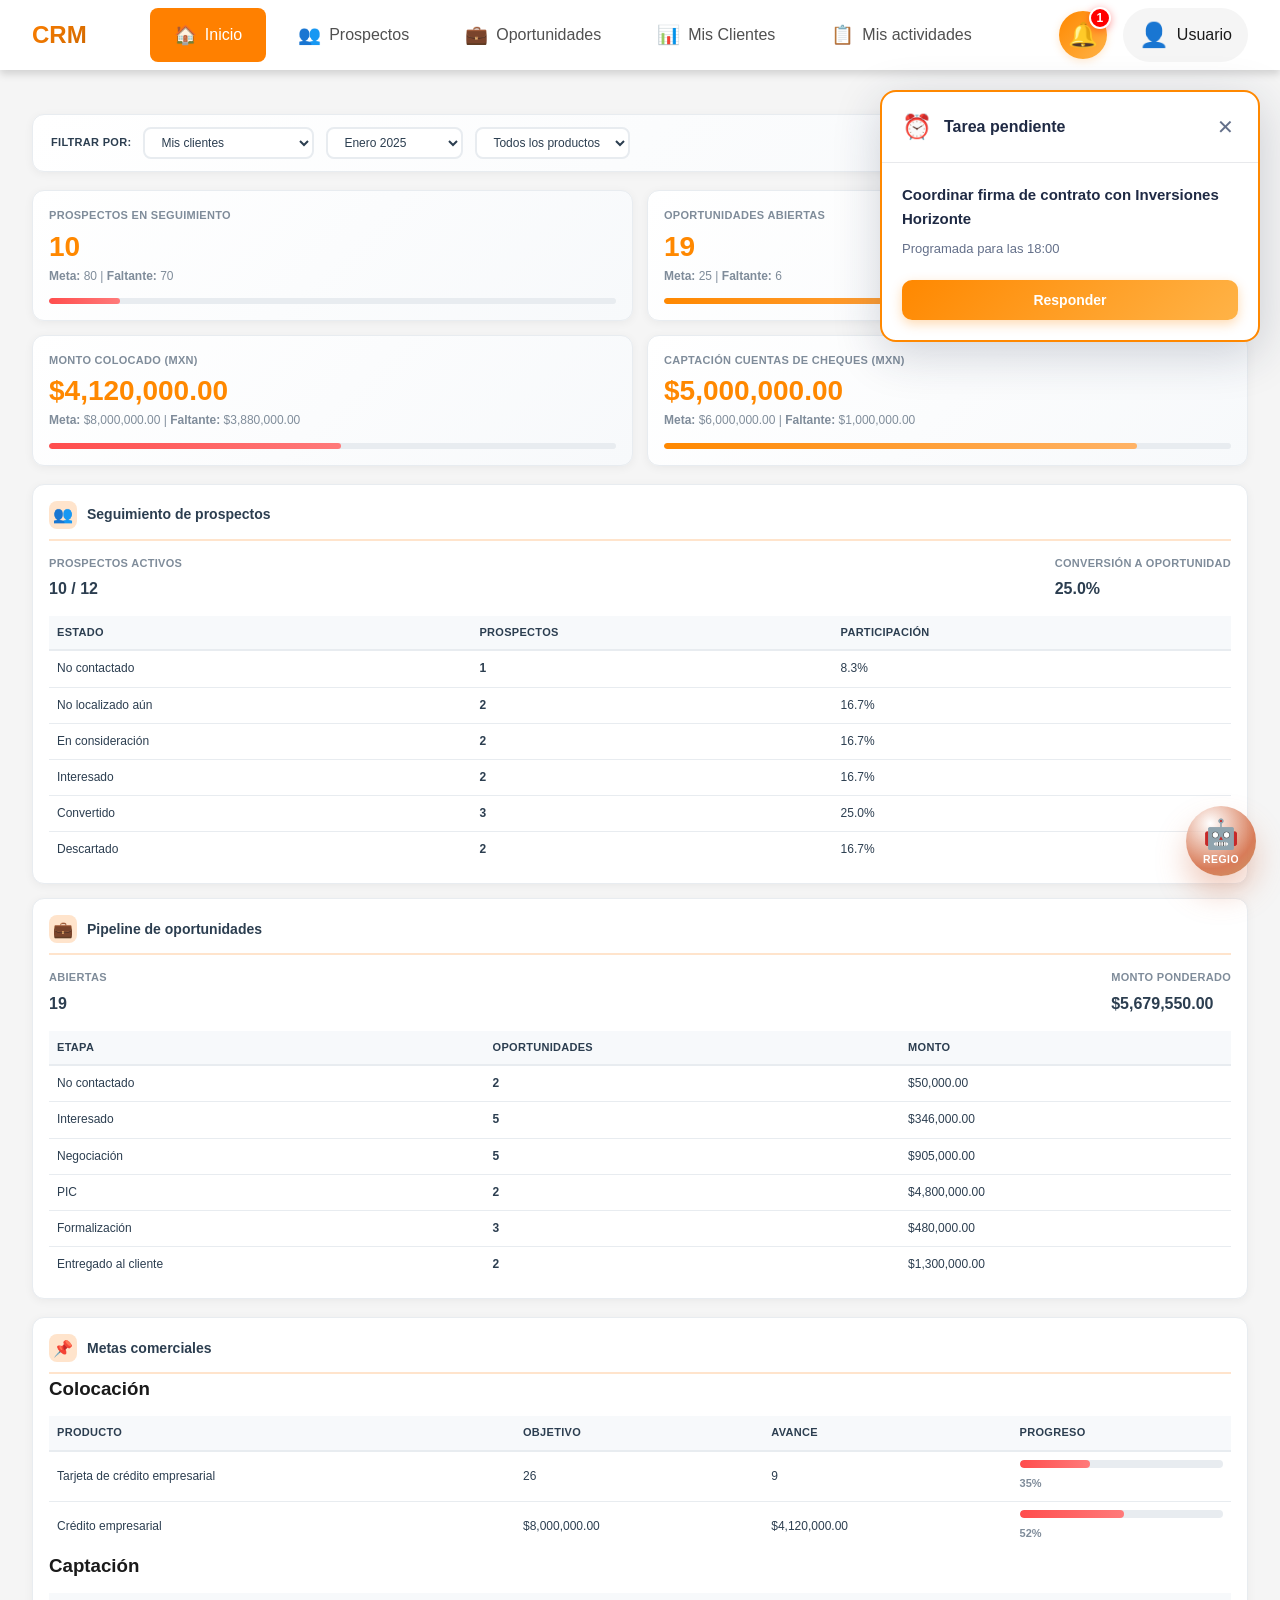
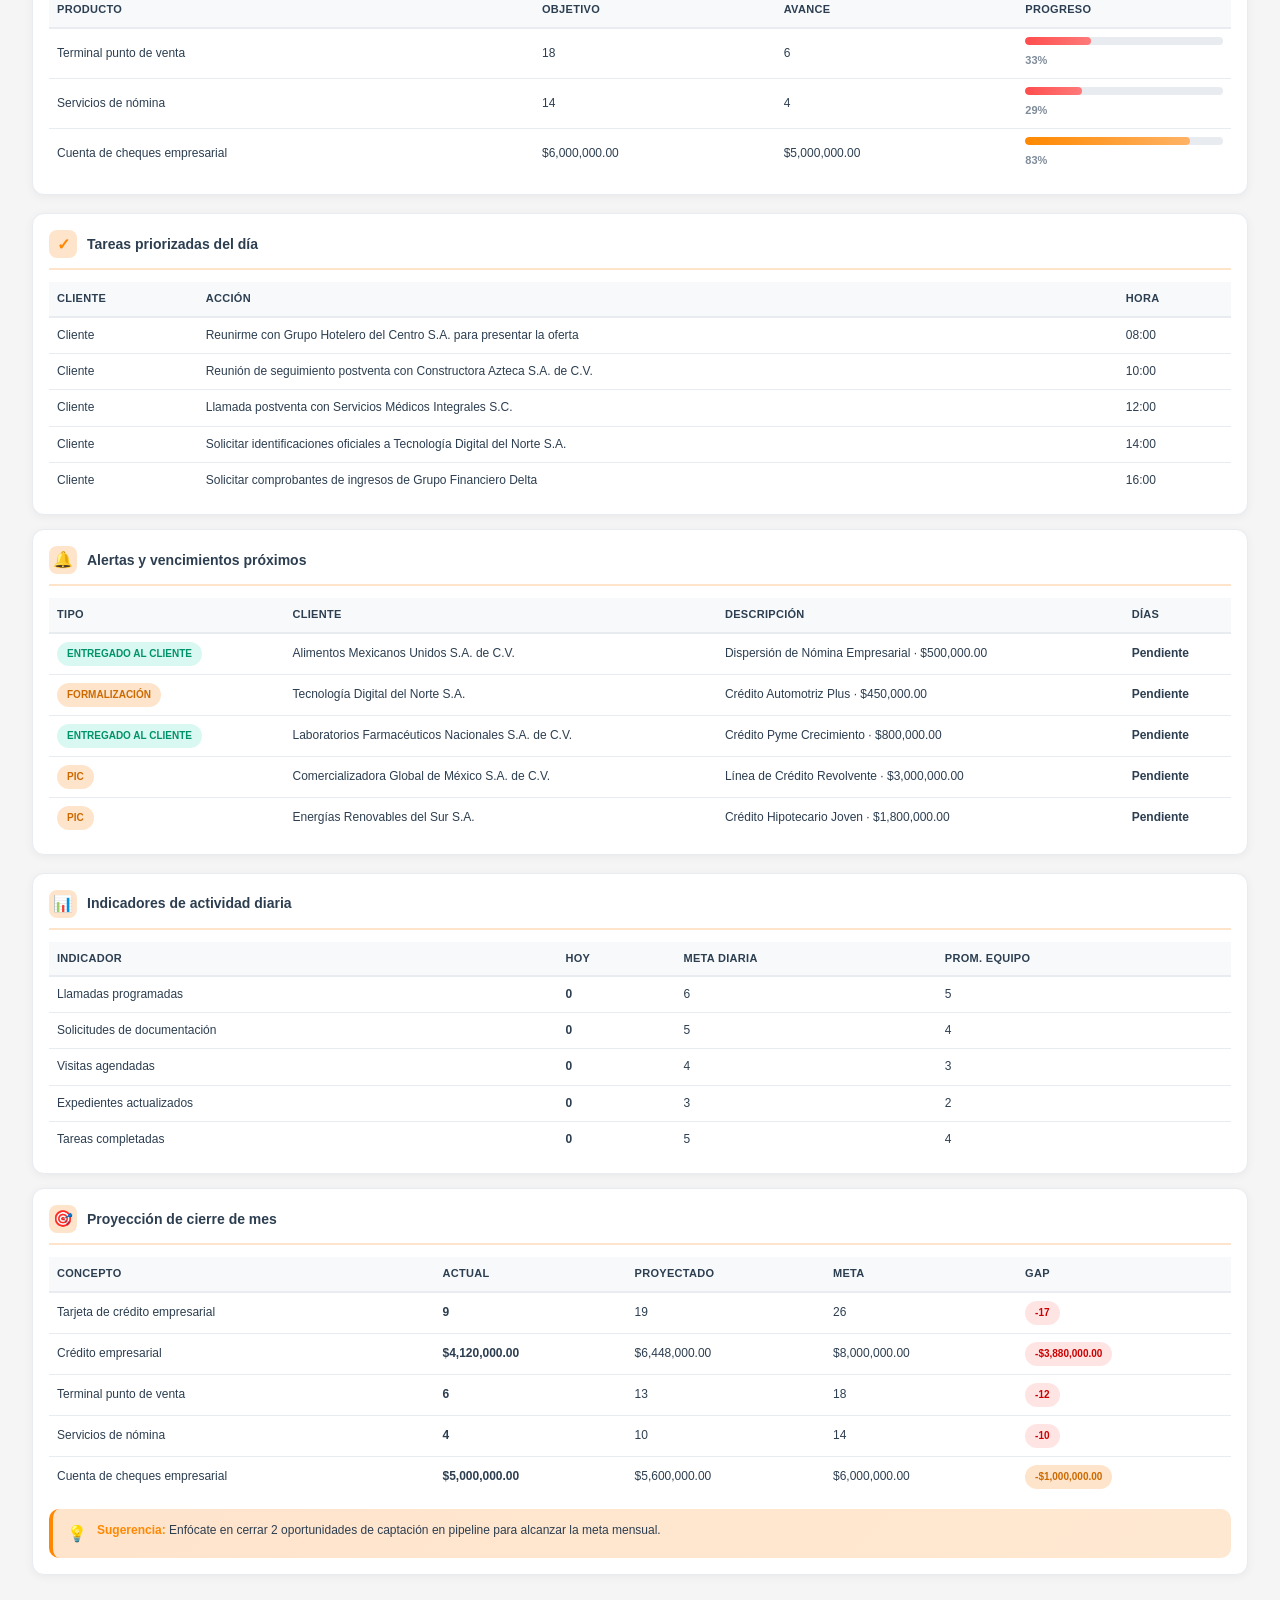
<file: index.html>
<!DOCTYPE html>
<html lang="es">

<head>
    <meta charset="UTF-8">
    <meta name="viewport" content="width=device-width, initial-scale=1.0">
    <title>CRM - Sistema de Gestión</title>

    <!-- Librerías externas -->
    <link rel="stylesheet" href="https://cdn.anychart.com/releases/v8/css/anychart-ui.min.css">
    <link rel="stylesheet" href="https://cdn.anychart.com/releases/v8/fonts/css/anychart-font.min.css">

    <!-- Estilos CSS Modulares -->
    <link rel="stylesheet" href="css/main.css">
    <link rel="stylesheet" href="css/components/mis-acciones.css">
    <link rel="stylesheet" href="css/components/tareas-monitor.css">
    <link rel="stylesheet" href="css/components/inicio-dashboard.css">
    <link rel="stylesheet" href="css/components/assistant-ia.css">
</head>

<body>
    <!-- ============================================
         BARRA DE NAVEGACIÓN PRINCIPAL
         ============================================ -->
    <nav class="navbar">
        <div class="nav-container">
            <!-- Logo -->
            <div class="logo">
                <span class="logo-text">CRM</span>
            </div>

            <!-- Menú de navegación -->
            <ul class="nav-menu">
                <li class="nav-item">
                    <a href="#" class="nav-link active" data-section="inicio">
                        <span class="nav-icon">🏠</span>
                        <span>Inicio</span>
                    </a>
                </li>
                <li class="nav-item">
                    <a href="#" class="nav-link" data-section="prospectos">
                        <span class="nav-icon">👥</span>
                        <span>Prospectos</span>
                    </a>
                </li>
                <li class="nav-item">
                    <a href="#" class="nav-link" data-section="oportunidades">
                        <span class="nav-icon">💼</span>
                        <span>Oportunidades</span>
                    </a>
                </li>
                <li class="nav-item">
                    <a href="#" class="nav-link" data-section="mi-cartera">
                        <span class="nav-icon">📊</span>
                        <span>Mis Clientes</span>
                    </a>
                </li>
                <li class="nav-item">
                    <a href="#" class="nav-link" data-section="mis-acciones">
                        <span class="nav-icon">📋</span>
                        <span>Mis actividades</span>
                    </a>
                </li>
            </ul>

            <!-- Perfil de usuario -->
            <div class="user-menu">
                <!-- Campana de alertas de tareas (se crea dinámicamente aquí) -->
                <div id="tareas-campana-container"></div>
                
                <div class="user-profile">
                    <span class="user-avatar">👤</span>
                    <span class="user-name">Juan Pérez</span>
                </div>
            </div>
        </div>
    </nav>

    <!-- ============================================
         CONTENEDOR PRINCIPAL
         ============================================ -->
    <main class="main-container">

        <!-- SECCIÓN: INICIO -->
        <section id="inicio" class="content-section active"></section>

        <!-- SECCIÓN: PROSPECTOS -->
        <section id="prospectos" class="content-section">
            <div class="section-header" style="display:flex;justify-content:space-between;align-items:flex-start;gap:24px;flex-wrap:wrap;">
                <div class="section-header-main">
                    <h1>Prospectos</h1>
                    <p class="section-subtitle">Gestión de clientes potenciales y conversión</p>
                </div>
                <div class="section-header-side" id="prospectos-recomendaciones"></div>
            </div>
            <div id="prospectos-pipeline" class="prospectos-pipeline"></div>
            <div id="tabla-prospectos"></div>
        </section>

        <!-- SECCIÓN: OPORTUNIDADES -->
        <section id="oportunidades" class="content-section">
            <div class="section-header" style="display:flex;justify-content:space-between;align-items:flex-start;gap:24px;flex-wrap:wrap;">
                <div class="section-header-main">
                    <h1>Tubería de Ventas</h1>
                    <p class="section-subtitle">Pipeline de oportunidades de negocio</p>
                </div>
                <div class="section-header-side" id="oportunidades-recomendaciones"></div>
            </div>
            
            <!-- Pipeline Visual -->
            <div id="pipeline-ventas" class="pipeline-container"></div>
            
            <!-- Tabla de Oportunidades -->
            <div id="tabla-oportunidades"></div>
        </section>

        <!-- SECCIÓN: MI CARTERA -->
        <section id="mi-cartera" class="content-section">
            <div class="section-header">
                <h1>Mis Clientes</h1>
                <p class="section-subtitle">Análisis de tu cartera de clientes</p>
            </div>
            
            <!-- Tarjetas de estadísticas -->
            <div id="mi-cartera-stats" class="stats-grid"></div>
            
            <!-- Tabla de clientes -->
            <div id="tabla-clientes"></div>
        </section>

        <!-- SECCIÓN: MIS ACTIVIDADES -->
        <section id="mis-acciones" class="content-section">
            <div class="section-header">
                <h1>Mis actividades</h1>
                <p class="section-subtitle">Tareas y actividades pendientes</p>
            </div>
            <div class="construction-message">
                <div class="construction-icon">🚧</div>
                <h2>Sección en Construcción</h2>
                <p>Estamos trabajando para brindarte la mejor experiencia</p>
            </div>
        </section>

    </main>

    <!-- ============================================
         ASISTENTE IA LATERAL
         ============================================ -->
    <aside class="ai-sidebar" id="aiSidebar" aria-hidden="true">
        <div class="ai-sidebar-header">
            <div class="ai-header-content">
                <div class="ai-avatar" aria-hidden="true">🤖</div>
                <div class="ai-info">
                    <h3 class="ai-name">REGIO</h3>
                    <p class="ai-subtitle">Resultados y Gestión Inteligente Operativa</p>
                </div>
            </div>
            <button class="ai-toggle-btn" id="aiSidebarCloseBtn" title="Cerrar asistente" aria-label="Cerrar asistente">✕</button>
        </div>

        <div class="sidebar-nav" role="tablist" aria-label="Vistas del asistente">
            <div class="nav-grid">
                <button class="sidebar-nav-btn active" data-view="agente" id="navAgente" role="tab" aria-selected="true">
                    <span class="nav-icon">🤖</span>
                    <span class="nav-text">Agente IA</span>
                </button>
                <button class="sidebar-nav-btn" data-view="acciones" id="navAcciones" role="tab" aria-selected="false">
                    <span class="nav-icon">✅</span>
                    <span class="nav-text">Mis actividades</span>
                </button>
                <button class="sidebar-nav-btn" data-view="juntas" id="navJuntas" role="tab" aria-selected="false">
                    <span class="nav-icon">🤝</span>
                    <span class="nav-text">Agenda</span>
                </button>
                <button class="sidebar-nav-btn" data-view="cotizador" id="navCotizador" role="tab" aria-selected="false">
                    <span class="nav-icon">💰</span>
                    <span class="nav-text">Cotizador</span>
                </button>
            </div>
        </div>

        <div class="sidebar-content">
            <div class="sidebar-view active" id="viewAgente" role="tabpanel" aria-labelledby="navAgente">
                <div class="ai-chat-container" id="aiChatContainer">
                    <div class="ai-welcome-message">
                        <p>👋 ¡Hola! Soy <strong>REGIO</strong>, tu asistente inteligente de ventas.</p>
                        <p>Puedo ayudarte con:</p>
                        <ul>
                            <li>📊 Análisis de oportunidades</li>
                            <li>💡 Información de productos</li>
                            <li>📈 Estrategias de seguimiento y venta cruzada</li>
                            <li>📉 Consultar las principales variaciones</li>
                        </ul>
                        <p>¿En qué puedo ayudarte hoy?</p>
                    </div>
                </div>
                <div class="ai-input-container">
                    <textarea id="aiInput" class="ai-input" placeholder="Escribe tu pregunta aquí..." rows="1" aria-label="Mensaje para el asistente"></textarea>
                    <button class="ai-send-btn" id="aiSendBtn" title="Enviar" aria-label="Enviar mensaje">
                        <span>📤</span>
                    </button>
                </div>
            </div>

            <div class="sidebar-view" id="viewAcciones" role="tabpanel" aria-labelledby="navAcciones">
                <div class="recordatorios-container" id="accionesContainer"></div>
            </div>

            <div class="sidebar-view" id="viewJuntas" role="tabpanel" aria-labelledby="navJuntas">
                <div class="agenda-container" id="juntasContainer"></div>
            </div>

            <div class="sidebar-view" id="viewCotizador" role="tabpanel" aria-labelledby="navCotizador">
                <div class="cotizador-chat-container">
                    <div class="cotizador-chat" id="cotizadorChat">
                        <div class="cotizador-welcome-message">
                            <div class="ai-avatar" aria-hidden="true">💰</div>
                            <div class="welcome-content">
                                <h5>¡Hola! Soy tu cotizador inteligente</h5>
                                <p>Puedo ayudarte a calcular cotizaciones de crédito personal, auto o hipotecario.</p>
                                <p>Cuéntame el tipo de crédito, monto y plazo que necesitas.</p>
                            </div>
                        </div>
                    </div>
                    <div class="cotizador-input-container">
                        <textarea id="cotizadorInput" class="cotizador-input" placeholder="Ej. Cotizar crédito auto de $350,000 a 36 meses" rows="1" aria-label="Mensaje para el cotizador"></textarea>
                        <button class="cotizador-send-btn" id="cotizadorSendBtn" title="Enviar cotización" aria-label="Enviar mensaje al cotizador">
                            <span>📤</span>
                        </button>
                    </div>
                </div>
            </div>
        </div>
    </aside>

    <button class="ai-float-btn" id="aiFloatBtn" title="Abrir asistente IA" aria-haspopup="dialog" aria-controls="aiSidebar">
        <span class="ai-float-icon">🤖</span>
        <span class="ai-float-text">REGIO</span>
    </button>

    <!-- ============================================
         SCRIPTS JAVASCRIPT MODULARES
         ============================================ -->

    <!-- Librería AnyChart -->
    <script src="https://cdn.anychart.com/releases/v8/js/anychart-base.min.js"></script>
    <script src="https://cdn.anychart.com/releases/v8/js/anychart-ui.min.js"></script>
    <script src="https://cdn.anychart.com/releases/v8/js/anychart-exports.min.js"></script>
    <script src="https://cdn.anychart.com/releases/v8/js/anychart-pyramid-funnel.min.js"></script>

    <!-- 1. Archivos de configuración -->
    <script src="config/config.js"></script>
    <script src="config/routes.js"></script>
    
        <!-- 2. Datos -->
        <script src="js/data/clientes.js"></script>
        <script src="js/data/productos.js"></script>
        <script src="js/data/oportunidades.js"></script>
        <script src="js/data/prospectos.js"></script>
        <script src="js/data/acciones.js"></script>
        <script src="js/data/variaciones.js"></script>
    
    <!-- 3. Utilidades -->
    <script src="js/utils/helpers.js"></script>
    <script src="js/utils/validators.js"></script>
    
    <!-- 4. Componentes -->
    <script src="js/components/MultiSelect.js"></script>
    <script src="js/components/TableComponent.js"></script>
    
    <!-- 5. Módulos de secciones -->
    <script src="js/modules/navigation.js"></script>
    <script src="js/modules/inicio.js"></script>
    <script src="js/modules/prospectos.js"></script>
    <script src="js/modules/oportunidades.js"></script>
    <script src="js/modules/miCartera.js"></script>
    <script src="js/modules/misAcciones.js"></script>
    <script src="js/modules/assistant-ia.js"></script>
    
    <!-- Servicios -->
    <script src="js/services/tareasMonitor.js"></script>
    
    <!-- 6. Aplicación principal (debe ir al final) -->
    <script src="js/app.js"></script>

</body>

</html>
</file>
<file: css/main.css>
/**
 * ============================================
 * ARCHIVO PRINCIPAL DE ESTILOS
 * ============================================
 * Importa todos los módulos CSS en el orden correcto
 */

/* 1. Variables y configuración base */
@import url('variables.css');
@import url('reset.css');

/* 2. Layout */
@import url('layout/navbar.css');
@import url('layout/main.css');

/* 3. Componentes */
@import url('components/cards.css');
@import url('components/buttons.css');
@import url('components/tables.css');
@import url('components/stats.css');
@import url('components/multiselect.css');
@import url('components/cliente360.css');
@import url('components/pipeline.css');
@import url('components/prospectos.css');
@import url('components/modal-oportunidad.css');
@import url('components/construction.css');

/* 4. Utilidades */
@import url('utilities.css');

/* 5. Responsive (debe ir al final) */
@import url('responsive.css');
</file>
<file: css/components/mis-acciones.css>
/* ============================================
   MIS ACTIVIDADES - ESTILOS MEJORADOS
   ============================================ */

.tareas-wrapper {
    display: flex;
    flex-direction: column;
    gap: 24px;
    padding: 0;
}

.tareas-header {
    display: flex;
    flex-direction: column;
    gap: 20px;
}

.tareas-header h2 {
    margin: 0;
    font-size: 28px;
    font-weight: 700;
    color: #1f2a44;
    letter-spacing: -0.5px;
}

.tareas-subtitle {
    margin: 4px 0 0;
    font-size: 14px;
    color: #64708A;
    font-weight: 400;
}

.tareas-header-metrics {
    display: grid;
    grid-template-columns: repeat(3, 1fr);
    gap: 16px;
}

.tareas-metric {
    background: #ffffff;
    border-radius: 16px;
    padding: 18px 20px;
    box-shadow: 0 2px 8px rgba(31, 42, 68, 0.06);
    border: 1px solid rgba(31, 42, 68, 0.08);
    transition: all 0.3s ease;
    cursor: pointer;
}

.tareas-metric:hover {
    transform: translateY(-2px);
    box-shadow: 0 8px 24px rgba(31, 42, 68, 0.12);
    border-color: #FF8800;
}

.tareas-metric-label {
    display: block;
    font-size: 12px;
    font-weight: 600;
    color: #64708A;
    text-transform: uppercase;
    letter-spacing: 0.5px;
    margin-bottom: 8px;
}

.tareas-metric-value {
    display: block;
    font-size: 24px;
    font-weight: 700;
    color: #1F2A44;
    margin-bottom: 4px;
}

.tareas-metric-progress {
    display: block;
    font-size: 13px;
    font-weight: 500;
    color: #FF8800;
}

/* ============================================
   TABS MEJORADOS
   ============================================ */

.tareas-tabs {
    background: #ffffff;
    border-radius: 20px;
    box-shadow: 0 4px 24px rgba(31, 42, 68, 0.08);
    border: 1px solid rgba(31, 42, 68, 0.06);
    overflow: hidden;
}

.tareas-tab-buttons {
    display: flex;
    gap: 0;
    background: #F7F9FC;
    padding: 8px;
    border-bottom: 1px solid rgba(31, 42, 68, 0.08);
}

.tareas-tab-btn {
    flex: 1;
    padding: 14px 24px;
    border: none;
    background: transparent;
    color: #64708A;
    font-size: 15px;
    font-weight: 600;
    cursor: pointer;
    border-radius: 12px;
    transition: all 0.3s ease;
    position: relative;
}

.tareas-tab-btn:hover {
    background: rgba(255, 136, 0, 0.08);
    color: #FF8800;
}

.tareas-tab-btn.active {
    background: #FF8800;
    color: #ffffff;
    box-shadow: 0 4px 12px rgba(255, 136, 0, 0.25);
}

.tareas-tab-content {
    display: none;
    padding: 28px;
    animation: fadeInTab 0.3s ease;
}

.tareas-tab-content.active {
    display: block;
}

@keyframes fadeInTab {
    from {
        opacity: 0;
        transform: translateY(10px);
    }
    to {
        opacity: 1;
        transform: translateY(0);
    }
}

/* ============================================
   CONTENIDO DE TAREAS
   ============================================ */

.tareas-grupo-header {
    display: flex;
    align-items: center;
    gap: 12px;
    margin-bottom: 16px;
}

.tareas-grupo-header h4 {
    margin: 0;
    font-size: 16px;
    font-weight: 700;
    color: #1F2A44;
}

.tareas-grupo-badge {
    display: inline-flex;
    align-items: center;
    padding: 4px 12px;
    border-radius: 999px;
    background: rgba(255, 136, 0, 0.12);
    color: #FF8800;
    font-size: 12px;
    font-weight: 600;
}

.tareas-progress-container {
    display: flex;
    align-items: center;
    gap: 14px;
    margin-bottom: 24px;
    padding: 16px 20px;
    background: #F7F9FC;
    border-radius: 14px;
}

.tareas-progress-track {
    flex: 1;
    height: 10px;
    border-radius: 999px;
    background: #E8EDF5;
    overflow: hidden;
    position: relative;
}

.tareas-progress-bar {
    height: 100%;
    border-radius: 999px;
    background: linear-gradient(90deg, #FF8800 0%, #FFB347 100%);
    transition: width 0.5s cubic-bezier(0.4, 0, 0.2, 1);
    box-shadow: 0 2px 8px rgba(255, 136, 0, 0.3);
}

.tareas-progress-text {
    font-size: 13px;
    font-weight: 600;
    color: #1F2A44;
    min-width: 110px;
    text-align: right;
}

/* ============================================
   LISTA DE TAREAS
   ============================================ */

.tareas-lista {
    display: flex;
    flex-direction: column;
    gap: 12px;
    list-style: none;
    padding: 0;
    margin: 0;
}

.tareas-lista-dia {
    margin-bottom: 28px;
}

.tareas-lista-dia:last-child {
    margin-bottom: 0;
}

.tareas-dia-header {
    display: flex;
    align-items: center;
    gap: 10px;
    margin-bottom: 14px;
    padding-bottom: 10px;
    border-bottom: 2px solid #F0F3F8;
}

.tareas-dia-header h5 {
    margin: 0;
    font-size: 14px;
    font-weight: 700;
    color: #1F2A44;
    text-transform: uppercase;
    letter-spacing: 0.5px;
}

.tareas-dia-header .tareas-grupo-badge {
    font-size: 11px;
    padding: 3px 10px;
}

/* ============================================
   ITEM DE TAREA
   ============================================ */

.tarea-item {
    background: #F7F9FC;
    border-radius: 14px;
    padding: 16px 18px;
    display: flex;
    align-items: flex-start;
    gap: 14px;
    border: 2px solid transparent;
    transition: all 0.3s ease;
}

.tarea-item:hover {
    background: #ffffff;
    border-color: rgba(255, 136, 0, 0.2);
    box-shadow: 0 4px 16px rgba(31, 42, 68, 0.08);
    transform: translateY(-1px);
}

.tarea-checkbox {
    width: 20px;
    height: 20px;
    margin-top: 2px;
    cursor: pointer;
    accent-color: #FF8800;
    flex-shrink: 0;
}

.tarea-item-body {
    display: flex;
    flex-direction: column;
    gap: 8px;
    flex: 1;
}

.tarea-item-header {
    display: flex;
    align-items: center;
    gap: 10px;
    flex-wrap: wrap;
}

.tarea-item-title {
    font-weight: 600;
    font-size: 14px;
    color: #1F2A44;
    transition: all 0.3s ease;
    flex: 1;
}

.tarea-tipo-chip {
    display: inline-flex;
    align-items: center;
    gap: 4px;
    padding: 4px 10px;
    border-radius: 8px;
    font-size: 11px;
    font-weight: 600;
    white-space: nowrap;
}

.tarea-item-desc {
    font-size: 13px;
    color: #64708A;
    line-height: 1.5;
    transition: all 0.3s ease;
}

/* ============================================
   ESTADOS HOVER Y COMPLETADO
   ============================================ */

.tarea-item.completada {
    opacity: 0.6;
}

.tarea-item.completada .tarea-item-title {
    text-decoration: line-through;
    color: #92A0C0;
}

.tarea-item.completada .tarea-item-desc {
    color: #B0BED5;
}

/* ============================================
   AGENDA (mantener estilos existentes)
   ============================================ */

.acciones-wrapper {
    display: flex;
    flex-direction: column;
    gap: 28px;
}

.acciones-header {
    display: flex;
    flex-wrap: wrap;
    justify-content: space-between;
    align-items: center;
    gap: 18px;
}

.acciones-header h2 {
    margin: 0;
    font-size: 24px;
    font-weight: 700;
    color: #1f2a44;
}

.acciones-subtitle {
    margin: 4px 0 0;
    font-size: 14px;
    color: #6b7a90;
}

.acciones-kpis {
    display: flex;
    gap: 16px;
}

.acciones-kpi-card {
    background: #ffffff;
    border-radius: 14px;
    border: 1px solid rgba(15, 36, 71, 0.08);
    box-shadow: 0 8px 20px rgba(15, 36, 71, 0.08);
    padding: 12px 18px;
    display: flex;
    flex-direction: column;
    min-width: 120px;
}

.acciones-kpi-value {
    font-size: 24px;
    font-weight: 700;
    color: #1f2a44;
}

.acciones-kpi-value.acciones-kpi-success {
    color: #FF8800;
}

.acciones-kpi-value.acciones-kpi-info {
    color: #2272ff;
}

.acciones-kpi-label {
    font-size: 12px;
    text-transform: uppercase;
    color: #6b7a90;
    letter-spacing: 0.4px;
}

.acciones-panel,
.agenda-panel {
    background: #ffffff;
    border-radius: 18px;
    border: 1px solid rgba(15, 36, 71, 0.06);
    box-shadow: 0 12px 28px rgba(38, 80, 120, 0.08);
    padding: 24px;
}

.acciones-panel-header,
.agenda-panel-header {
    margin-bottom: 16px;
}

.acciones-panel-header {
    display: flex;
    justify-content: space-between;
    align-items: center;
    gap: 12px;
}

.acciones-add-btn {
    border: none;
    background: linear-gradient(135deg, #2272ff 0%, #1857c9 100%);
    color: #ffffff;
    padding: 10px 18px;
    border-radius: 12px;
    font-weight: 600;
    cursor: pointer;
    transition: transform 0.2s ease, box-shadow 0.2s ease;
}

.acciones-add-btn:hover {
    transform: translateY(-2px);
    box-shadow: 0 8px 18px rgba(34, 114, 255, 0.25);
}

.acciones-panel-header h3,
.agenda-panel-header h3 {
    margin: 0;
    font-size: 18px;
    font-weight: 700;
    color: #1f2a44;
}

.acciones-panel-header p,
.agenda-panel-header p {
    margin: 4px 0 0;
    font-size: 13px;
    color: #6b7a90;
}

.acciones-task {
    display: flex;
    gap: 12px;
    align-items: flex-start;
}

.acciones-task-icon {
    font-size: 20px;
    flex-shrink: 0;
}

.acciones-task-name {
    font-weight: 600;
    color: #1f2a44;
}

.acciones-task-desc {
    font-size: 12px;
    color: #6b7a90;
}

.acciones-link {
    color: #2272ff;
    font-weight: 600;
    cursor: pointer;
}

.acciones-link:hover {
    text-decoration: underline;
}

.agenda-list {
    display: flex;
    flex-direction: column;
    gap: 18px;
}

.agenda-day {
    border-radius: 16px;
    border: 1px solid rgba(34, 114, 255, 0.12);
    background: #f8faff;
    padding: 18px 20px;
}

.agenda-day-header {
    display: flex;
    justify-content: space-between;
    align-items: center;
    margin-bottom: 12px;
}

.agenda-day-date {
    font-size: 15px;
    font-weight: 700;
    color: #1f2a44;
}

.agenda-day-count {
    font-size: 12px;
    color: #2272ff;
    font-weight: 600;
}

.agenda-event-list {
    display: flex;
    flex-direction: column;
    gap: 12px;
}

.agenda-event {
    display: flex;
    gap: 14px;
    align-items: flex-start;
    padding: 12px 16px;
    border-radius: 14px;
    background: #ffffff;
    border: 1px solid rgba(34, 114, 255, 0.12);
    box-shadow: 0 6px 16px rgba(34, 114, 255, 0.1);
}

.agenda-event-icon {
    font-size: 20px;
    flex-shrink: 0;
}

.agenda-event-title {
    font-size: 14px;
    font-weight: 700;
    color: #1f2a44;
}

.agenda-event-time {
    font-size: 12px;
    color: #6b7a90;
    margin: 2px 0 6px;
}

.agenda-event-desc {
    font-size: 13px;
    color: #1f2a44;
}

.agenda-event-tag {
    display: inline-flex;
    margin-top: 6px;
    padding: 4px 10px;
    border-radius: 999px;
    background: rgba(34, 114, 255, 0.12);
    color: #2272ff;
    font-size: 11px;
    font-weight: 600;
}

.agenda-empty {
    text-align: center;
    padding: 40px 20px;
    color: #6b7a90;
}

.agenda-empty-icon {
    font-size: 42px;
    margin-bottom: 12px;
}

/* ============================================
   RESPONSIVE
   ============================================ */

@media (max-width: 992px) {
    .tareas-header-metrics {
        grid-template-columns: 1fr;
    }

    .tareas-tab-btn {
        padding: 12px 16px;
        font-size: 14px;
    }

    .tareas-tab-content {
        padding: 20px;
    }

    .acciones-header {
        flex-direction: column;
        align-items: flex-start;
    }

    .acciones-kpis {
        width: 100%;
        flex-wrap: wrap;
    }

    .acciones-kpi-card {
        flex: 1 1 140px;
    }
}

@media (max-width: 768px) {
    .tareas-header h2 {
        font-size: 24px;
    }

    .tareas-metric-value {
        font-size: 20px;
    }

    .tarea-item {
        padding: 14px;
    }
}
</file>
<file: css/components/tareas-monitor.css>
/* ============================================
   CAMPANA DE ALERTAS
   ============================================ */

#tareas-campana-container {
    display: flex;
    align-items: center;
}

.tareas-campana {
    display: flex;
    align-items: center;
    margin-right: 16px;
}

.campana-btn {
    position: relative;
    width: 48px;
    height: 48px;
    border-radius: 50%;
    background: linear-gradient(135deg, #FF8800 0%, #FFB347 100%);
    border: none;
    box-shadow: 0 2px 8px rgba(255, 136, 0, 0.2);
    cursor: pointer;
    transition: all 0.3s ease;
    display: flex;
    align-items: center;
    justify-content: center;
}

.campana-btn:hover {
    transform: scale(1.1);
    box-shadow: 0 6px 24px rgba(255, 136, 0, 0.4);
}

.campana-icono {
    font-size: 24px;
    animation: none;
}

.tareas-campana.tiene-alertas .campana-icono {
    animation: campana-ring 1s ease infinite;
}

@keyframes campana-ring {
    0%, 100% { transform: rotate(0deg); }
    10%, 30% { transform: rotate(-15deg); }
    20%, 40% { transform: rotate(15deg); }
    50% { transform: rotate(0deg); }
}

.campana-badge {
    position: absolute;
    top: -4px;
    right: -4px;
    background: #FF0000;
    color: #ffffff;
    font-size: 12px;
    font-weight: 700;
    width: 22px;
    height: 22px;
    border-radius: 50%;
    display: flex;
    align-items: center;
    justify-content: center;
    border: 2px solid #ffffff;
    box-shadow: 0 2px 8px rgba(255, 0, 0, 0.4);
}

/* ============================================
   NOTIFICACIÓN EMERGENTE
   ============================================ */

.tarea-notificacion-emergente {
    position: fixed;
    top: 90px;
    right: 20px;
    width: 380px;
    background: #ffffff;
    border-radius: 16px;
    box-shadow: 0 12px 48px rgba(31, 42, 68, 0.2);
    border: 2px solid #FF8800;
    z-index: 9998;
    opacity: 0;
    transform: translateX(420px);
    transition: all 0.4s cubic-bezier(0.4, 0, 0.2, 1);
}

.tarea-notificacion-emergente.show {
    opacity: 1;
    transform: translateX(0);
}

.notif-header {
    display: flex;
    align-items: center;
    gap: 12px;
    padding: 16px 20px;
    border-bottom: 1px solid rgba(31, 42, 68, 0.1);
}

.notif-icono {
    font-size: 24px;
}

.notif-titulo {
    flex: 1;
    font-size: 16px;
    font-weight: 700;
    color: #1F2A44;
}

.notif-close {
    background: none;
    border: none;
    font-size: 20px;
    color: #64708A;
    cursor: pointer;
    padding: 4px;
    line-height: 1;
    transition: color 0.2s ease;
}

.notif-close:hover {
    color: #FF8800;
}

.notif-body {
    padding: 20px;
}

.notif-tarea-titulo {
    font-size: 15px;
    font-weight: 600;
    color: #1F2A44;
    margin: 0 0 8px;
}

.notif-tarea-hora {
    font-size: 13px;
    color: #64708A;
    margin: 0;
}

.notif-footer {
    padding: 0 20px 20px;
    display: flex;
    gap: 10px;
}

.notif-btn {
    flex: 1;
    padding: 12px 20px;
    border: none;
    border-radius: 10px;
    font-size: 14px;
    font-weight: 600;
    cursor: pointer;
    transition: all 0.3s ease;
}

.notif-btn-primary {
    background: linear-gradient(135deg, #FF8800 0%, #FFB347 100%);
    color: #ffffff;
    box-shadow: 0 4px 12px rgba(255, 136, 0, 0.3);
}

.notif-btn-primary:hover {
    transform: translateY(-2px);
    box-shadow: 0 6px 18px rgba(255, 136, 0, 0.4);
}

/* ============================================
   MODAL DE CHAT
   ============================================ */

.tarea-chat-modal {
    position: fixed;
    top: 0;
    left: 0;
    width: 100%;
    height: 100%;
    z-index: 10000;
    opacity: 0;
    visibility: hidden;
    transition: all 0.3s ease;
}

.tarea-chat-modal.show {
    opacity: 1;
    visibility: visible;
}

.tarea-chat-overlay {
    position: absolute;
    top: 0;
    left: 0;
    width: 100%;
    height: 100%;
    background: rgba(31, 42, 68, 0.6);
    backdrop-filter: blur(4px);
}

.tarea-chat-box {
    position: absolute;
    top: 50%;
    left: 50%;
    transform: translate(-50%, -50%);
    width: 90%;
    max-width: 600px;
    background: #ffffff;
    border-radius: 20px;
    box-shadow: 0 24px 64px rgba(31, 42, 68, 0.3);
    display: flex;
    flex-direction: column;
    max-height: 80vh;
}

.tarea-chat-header {
    display: flex;
    align-items: center;
    justify-content: space-between;
    padding: 20px 24px;
    border-bottom: 2px solid #F0F3F8;
}

.tarea-chat-header h3 {
    margin: 0;
    font-size: 18px;
    font-weight: 700;
    color: #1F2A44;
}

.tarea-chat-subtitle {
    margin: 4px 0 0;
    font-size: 13px;
    color: #64708A;
}

.tarea-chat-close {
    background: none;
    border: none;
    font-size: 24px;
    color: #64708A;
    cursor: pointer;
    padding: 4px;
    line-height: 1;
    transition: color 0.2s ease;
}

.tarea-chat-close:hover {
    color: #FF8800;
}

.tarea-chat-messages {
    flex: 1;
    padding: 24px;
    overflow-y: auto;
    display: flex;
    flex-direction: column;
    gap: 16px;
    max-height: 400px;
}

.tarea-chat-message {
    display: flex;
    gap: 12px;
    align-items: flex-start;
}

.tarea-chat-message.user {
    flex-direction: row-reverse;
}

.chat-message-avatar {
    width: 40px;
    height: 40px;
    border-radius: 50%;
    background: linear-gradient(135deg, #FF8800 0%, #FFB347 100%);
    display: flex;
    align-items: center;
    justify-content: center;
    font-size: 20px;
    flex-shrink: 0;
}

.tarea-chat-message.user .chat-message-avatar {
    background: linear-gradient(135deg, #2272FF 0%, #1857C9 100%);
}

.chat-message-content {
    background: #F7F9FC;
    border-radius: 16px;
    padding: 14px 18px;
    max-width: 70%;
}

.tarea-chat-message.user .chat-message-content {
    background: linear-gradient(135deg, #2272FF 0%, #1857C9 100%);
    color: #ffffff;
}

.chat-message-content p {
    margin: 0;
    font-size: 14px;
    line-height: 1.5;
    color: #1F2A44;
}

.tarea-chat-message.user .chat-message-content p {
    color: #ffffff;
}

.chat-tarea-card {
    background: #ffffff;
    border-radius: 12px;
    padding: 12px 14px;
    margin: 10px 0;
    border-left: 4px solid #FF8800;
}

.chat-tarea-card strong {
    display: block;
    font-size: 14px;
    color: #1F2A44;
    margin-bottom: 6px;
}

.chat-tarea-card p {
    margin: 0;
    font-size: 12px;
    color: #64708A;
}

.typing-indicator .chat-message-content {
    padding: 18px 24px;
}

.typing-dots {
    display: flex;
    gap: 6px;
    align-items: center;
}

.typing-dots span {
    width: 8px;
    height: 8px;
    border-radius: 50%;
    background: #64708A;
    animation: typing-bounce 1.4s infinite ease-in-out;
}

.typing-dots span:nth-child(1) {
    animation-delay: 0s;
}

.typing-dots span:nth-child(2) {
    animation-delay: 0.2s;
}

.typing-dots span:nth-child(3) {
    animation-delay: 0.4s;
}

@keyframes typing-bounce {
    0%, 60%, 100% {
        transform: translateY(0);
    }
    30% {
        transform: translateY(-10px);
    }
}

.tarea-chat-input-container {
    padding: 20px 24px 16px;
    border-top: 1px solid #F0F3F8;
    display: flex;
    gap: 12px;
    align-items: flex-end;
}

.tarea-chat-input {
    flex: 1;
    padding: 12px 16px;
    border: 2px solid #E8EDF5;
    border-radius: 12px;
    font-size: 14px;
    font-family: inherit;
    resize: none;
    transition: all 0.3s ease;
}

.tarea-chat-input:focus {
    outline: none;
    border-color: #FF8800;
    box-shadow: 0 0 0 3px rgba(255, 136, 0, 0.1);
}

.tarea-chat-send-btn {
    width: 48px;
    height: 48px;
    border-radius: 12px;
    background: linear-gradient(135deg, #FF8800 0%, #FFB347 100%);
    border: none;
    color: #ffffff;
    font-size: 20px;
    cursor: pointer;
    display: flex;
    align-items: center;
    justify-content: center;
    transition: all 0.3s ease;
    flex-shrink: 0;
}

.tarea-chat-send-btn:hover {
    transform: translateY(-2px);
    box-shadow: 0 6px 18px rgba(255, 136, 0, 0.4);
}

.tarea-chat-quick-actions {
    padding: 0 24px 20px;
    display: flex;
    gap: 12px;
}

.quick-action-btn {
    flex: 1;
    padding: 12px 16px;
    border: 2px solid #E8EDF5;
    border-radius: 12px;
    background: #ffffff;
    font-size: 13px;
    font-weight: 600;
    color: #1F2A44;
    cursor: pointer;
    transition: all 0.3s ease;
}

.quick-action-btn:hover {
    border-color: #FF8800;
    background: rgba(255, 136, 0, 0.05);
    transform: translateY(-2px);
}

.quick-action-btn.btn-completada {
    border-color: #4CAF50;
    color: #4CAF50;
}

.quick-action-btn.btn-completada:hover {
    background: rgba(76, 175, 80, 0.1);
    border-color: #4CAF50;
}

.quick-action-btn.btn-no-contacto {
    border-color: #F44336;
    color: #F44336;
}

.quick-action-btn.btn-no-contacto:hover {
    background: rgba(244, 67, 54, 0.1);
    border-color: #F44336;
}

/* ============================================
   SELECTOR DE REAGENDAR
   ============================================ */

.reagendar-selector {
    padding: 16px;
    background: #ffffff;
    border-radius: 12px;
    border: 2px solid #E8EDF5;
    margin-top: 12px;
}

.reagendar-fecha,
.reagendar-hora {
    margin-bottom: 16px;
}

.reagendar-fecha label,
.reagendar-hora label {
    display: block;
    font-size: 13px;
    font-weight: 600;
    color: #1F2A44;
    margin-bottom: 8px;
}

.reagendar-input {
    width: 100%;
    padding: 12px 16px;
    border: 2px solid #E8EDF5;
    border-radius: 10px;
    font-size: 14px;
    font-family: inherit;
    color: #1F2A44;
    transition: all 0.3s ease;
    box-sizing: border-box;
}

.reagendar-input:focus {
    outline: none;
    border-color: #FF8800;
    box-shadow: 0 0 0 3px rgba(255, 136, 0, 0.1);
}

.reagendar-actions {
    display: flex;
    gap: 12px;
    margin-top: 16px;
}

.reagendar-actions .quick-action-btn {
    flex: 1;
    margin: 0;
}

/* ============================================
   RESPONSIVE
   ============================================ */

@media (max-width: 768px) {
    .tarea-notificacion-emergente {
        width: calc(100% - 40px);
        right: 20px;
    }

    .tarea-chat-box {
        width: 95%;
        max-height: 90vh;
    }

    .tarea-chat-quick-actions {
        flex-direction: column;
    }
}
</file>
<file: css/components/inicio-dashboard.css>
.inicio-dashboard {
    display: flex;
    flex-direction: column;
    gap: 18px;
    padding: 12px 0;
}

.inicio-dashboard__filters {
    background: linear-gradient(135deg, #ffffff 0%, #f7f9fb 100%);
    padding: 12px 18px;
    border-radius: 12px;
    box-shadow: 0 2px 10px rgba(0, 0, 0, 0.05);
    border: 1px solid #e8ecf0;
    display: flex;
    flex-wrap: wrap;
    gap: 12px;
    align-items: center;
}

.inicio-dashboard__filters-label {
    font-size: 11px;
    font-weight: 600;
    color: #2c3e50;
    text-transform: uppercase;
    letter-spacing: 0.3px;
}

.inicio-dashboard__filters select {
    padding: 6px 12px;
    border: 2px solid #e8ecf0;
    border-radius: 8px;
    background: #ffffff;
    font-size: 12px;
    font-weight: 500;
    color: #2c3e50;
    transition: all 0.3s ease;
    cursor: pointer;
}

.inicio-dashboard__filters select:hover,
.inicio-dashboard__filters select:focus {
    border-color: #ff8800;
    outline: none;
    box-shadow: 0 0 0 3px rgba(255, 136, 0, 0.15);
}

.inicio-dashboard__kpi-grid {
    display: grid;
    grid-template-columns: repeat(4, minmax(200px, 1fr));
    gap: 14px;
}

.inicio-dashboard__kpi-card {
    background: linear-gradient(135deg, #ffffff 0%, #f7f9fb 100%);
    border-radius: 12px;
    padding: 16px;
    border: 1px solid #e8ecf0;
    box-shadow: 0 2px 10px rgba(0, 0, 0, 0.05);
    transition: transform 0.2s ease, box-shadow 0.2s ease;
}

.inicio-dashboard__kpi-card:hover {
    transform: translateY(-2px);
    box-shadow: 0 8px 18px rgba(0, 0, 0, 0.08);
}

.inicio-dashboard__kpi-label {
    font-size: 11px;
    text-transform: uppercase;
    color: #7f8c9a;
    letter-spacing: 0.3px;
    font-weight: 600;
    margin-bottom: 8px;
}

.inicio-dashboard__kpi-value {
    font-size: 28px;
    font-weight: 700;
    line-height: 1;
    color: #ff8800;
    margin-bottom: 6px;
}

.inicio-dashboard__kpi-meta {
    font-size: 12px;
    color: #7f8c9a;
    margin-bottom: 12px;
}

.inicio-dashboard__kpi-progress {
    width: 100%;
    height: 6px;
    background: #e8ecf0;
    border-radius: 10px;
    overflow: hidden;
}

.inicio-dashboard__kpi-progress-bar {
    height: 100%;
    background: linear-gradient(90deg, #00cca3 0%, #00a37f 100%);
    border-radius: 10px;
}

.inicio-dashboard__kpi-progress-bar--success {
    background: linear-gradient(90deg, #00cca3 0%, #00a37f 100%);
}

.inicio-dashboard__kpi-progress-bar--warning {
    background: linear-gradient(90deg, #ff8800 0%, #ffb366 100%);
}

.inicio-dashboard__kpi-progress-bar--danger {
    background: linear-gradient(90deg, #ff4d4d 0%, #ff7a7a 100%);
}

.inicio-dashboard__grid {
    display: grid;
    gap: 14px;
}

.inicio-dashboard__grid--two {
    grid-template-columns: repeat(2, minmax(280px, 1fr));
}

.inicio-dashboard__card {
    background: #ffffff;
    border-radius: 12px;
    border: 1px solid #e8ecf0;
    box-shadow: 0 2px 10px rgba(0, 0, 0, 0.05);
    padding: 16px;
}

.inicio-dashboard__card--full {
    width: 100%;
}

.inicio-dashboard__card-header {
    display: flex;
    align-items: center;
    gap: 10px;
    font-size: 14px;
    font-weight: 700;
    color: #2c3e50;
    padding-bottom: 10px;
    border-bottom: 2px solid #ffe4cc;
}

.inicio-dashboard__card-icon {
    width: 28px;
    height: 28px;
    border-radius: 8px;
    background: #ffe4cc;
    color: #ff8800;
    display: flex;
    align-items: center;
    justify-content: center;
    font-size: 16px;
}

.inicio-dashboard__summary {
    display: flex;
    justify-content: space-between;
    gap: 16px;
    margin: 14px 0;
    flex-wrap: wrap;
}

.inicio-dashboard__summary > div {
    display: flex;
    flex-direction: column;
    gap: 4px;
}

.inicio-dashboard__summary-label {
    font-size: 11px;
    text-transform: uppercase;
    color: #7f8c9a;
    letter-spacing: 0.3px;
    font-weight: 600;
}

.inicio-dashboard__summary-value {
    font-size: 16px;
    font-weight: 700;
    color: #2c3e50;
}

.inicio-dashboard__table {
    width: 100%;
    border-collapse: separate;
    border-spacing: 0;
    margin-top: 12px;
    font-size: 12px;
}

.inicio-dashboard__table thead th {
    background: #f7f9fb;
    padding: 8px;
    text-align: left;
    font-weight: 700;
    color: #2c3e50;
    border-bottom: 2px solid #e8ecf0;
    text-transform: uppercase;
    font-size: 11px;
    letter-spacing: 0.3px;
}

.inicio-dashboard__table tbody td {
    padding: 8px;
    border-bottom: 1px solid #e8ecf0;
    color: #2c3e50;
}

.inicio-dashboard__table tbody tr:last-child td {
    border-bottom: none;
}

.inicio-dashboard__table tbody tr:hover {
    background: #f7f9fb;
}

.inicio-dashboard__badge {
    display: inline-block;
    padding: 4px 10px;
    border-radius: 999px;
    font-size: 10px;
    font-weight: 700;
    text-transform: uppercase;
}

.inicio-dashboard__badge--danger {
    background: rgba(255, 77, 77, 0.15);
    color: #cc0000;
}

.inicio-dashboard__badge--warning {
    background: #ffe4cc;
    color: #cc6a00;
}

.inicio-dashboard__badge--info {
    background: #cce5ff;
    color: #0066cc;
}

.inicio-dashboard__badge--success {
    background: rgba(0, 204, 163, 0.15);
    color: #00936b;
}

.inicio-dashboard__meta-progress {
    width: 100%;
    height: 8px;
    border-radius: 999px;
    background: #e8ecf0;
    overflow: hidden;
    margin-bottom: 6px;
}

.inicio-dashboard__meta-progress-bar {
    height: 100%;
    border-radius: 999px;
    transition: width 0.3s ease;
}

.inicio-dashboard__meta-progress-bar--success {
    background: linear-gradient(90deg, #00cca3 0%, #00a37f 100%);
}

.inicio-dashboard__meta-progress-bar--warning {
    background: linear-gradient(90deg, #ff8800 0%, #ffb366 100%);
}

.inicio-dashboard__meta-progress-bar--danger {
    background: linear-gradient(90deg, #ff4d4d 0%, #ff7a7a 100%);
}

.inicio-dashboard__meta-progress-text {
    font-size: 11px;
    font-weight: 600;
    color: #7f8c9a;
}

.inicio-dashboard__error {
    margin-top: 24px;
    padding: 32px;
    border: 1px dashed rgba(255, 136, 0, 0.4);
    border-radius: 16px;
    background: rgba(255, 136, 0, 0.08);
    text-align: center;
    color: #9a4b00;
}

.inicio-dashboard__error h2 {
    margin: 12px 0 8px;
    font-size: 20px;
    font-weight: 700;
}

.inicio-dashboard__error p {
    margin: 0;
    font-size: 13px;
    color: rgba(154, 75, 0, 0.8);
}

.inicio-dashboard__error-icon {
    font-size: 32px;
}

.inicio-dashboard__alert {
    margin-top: 12px;
    padding: 12px 14px;
    background: linear-gradient(135deg, #ffe4cc 0%, #ffe8d1 100%);
    border-left: 4px solid #ff8800;
    border-radius: 10px;
    font-size: 12px;
    color: #2c3e50;
    display: flex;
    gap: 10px;
    align-items: flex-start;
}

.inicio-dashboard__alert-icon {
    font-size: 16px;
}

.inicio-dashboard__alert strong {
    color: #ff8800;
}

@media (max-width: 1400px) {
    .inicio-dashboard__kpi-grid {
        grid-template-columns: repeat(2, minmax(200px, 1fr));
    }

    .inicio-dashboard__grid--two {
        grid-template-columns: 1fr;
    }
}

@media (max-width: 768px) {
    .inicio-dashboard__filters {
        flex-direction: column;
        align-items: stretch;
    }

    .inicio-dashboard__filters select {
        width: 100%;
    }

    .inicio-dashboard__kpi-grid {
        grid-template-columns: 1fr;
    }
}
</file>
<file: css/components/assistant-ia.css>
.ai-sidebar {
    position: fixed;
    top: 0;
    right: -420px;
    width: 400px;
    height: 100vh;
    display: flex;
    flex-direction: column;
    background: linear-gradient(180deg, #fffaf6 0%, #fffefd 45%, #ffffff 100%);
    border-left: 1px solid rgba(214, 117, 80, 0.12);
    box-shadow: -18px 0 38px rgba(214, 117, 80, 0.18);
    transition: right 0.35s ease, opacity 0.35s ease;
    z-index: var(--z-modal);
    opacity: 0;
    backdrop-filter: blur(18px);
}

.ai-sidebar.active {
    right: 0;
    opacity: 1;
}

.ai-sidebar-header {
    background: linear-gradient(135deg, rgba(214, 117, 80, 0.96) 0%, rgba(200, 146, 94, 0.94) 55%, rgba(184, 161, 147, 0.92) 100%);
    color: var(--white);
    padding: 1.75rem 1.5rem 1.35rem;
    display: flex;
    justify-content: space-between;
    align-items: center;
    box-shadow: 0 20px 35px rgba(214, 117, 80, 0.32);
    border-bottom: 1px solid rgba(255, 255, 255, 0.25);
}

.ai-header-content {
    display: flex;
    align-items: center;
    gap: 1.1rem;
}

.ai-avatar {
    width: 60px;
    height: 60px;
    border-radius: 18px;
    background: rgba(255, 255, 255, 0.25);
    display: flex;
    align-items: center;
    justify-content: center;
    font-size: 2rem;
    backdrop-filter: blur(12px);
    box-shadow: 0 14px 24px rgba(0, 0, 0, 0.15);
}

.ai-name {
    margin: 0;
    font-size: 1.5rem;
    font-weight: 700;
    letter-spacing: 0.4px;
}

.ai-subtitle {
    margin: 0.35rem 0 0;
    font-size: 0.82rem;
    opacity: 0.95;
    letter-spacing: 0.2px;
}

.ai-toggle-btn {
    background: rgba(255, 255, 255, 0.28);
    border: none;
    color: var(--white);
    font-size: 1.6rem;
    cursor: pointer;
    width: 42px;
    height: 42px;
    border-radius: 14px;
    display: flex;
    align-items: center;
    justify-content: center;
    transition: var(--transition);
}

.ai-toggle-btn:hover {
    background-color: rgba(255, 255, 255, 0.36);
    transform: translateY(-1px);
}

.sidebar-nav {
    padding: 1rem 1.5rem 1.2rem;
}

.nav-grid {
    display: grid;
    grid-template-columns: repeat(2, minmax(0, 1fr));
    gap: 0.6rem;
}

.sidebar-nav-btn {
    display: flex;
    align-items: center;
    justify-content: flex-start;
    gap: 0.65rem;
    padding: 0.8rem 0.75rem;
    border-radius: 14px;
    border: 1px solid rgba(214, 117, 80, 0.12);
    background: rgba(255, 255, 255, 0.82);
    color: var(--gray-600);
    font-size: 0.78rem;
    font-weight: 600;
    cursor: pointer;
    box-shadow: 0 10px 18px rgba(214, 117, 80, 0.08);
    transition: transform 0.2s ease, box-shadow 0.25s ease, border-color 0.25s ease;
}

.sidebar-nav-btn:hover {
    transform: translateY(-1px);
    box-shadow: 0 14px 22px rgba(214, 117, 80, 0.16);
    border-color: rgba(214, 117, 80, 0.32);
}

.sidebar-nav-btn.active {
    background: linear-gradient(135deg, rgba(214, 117, 80, 0.96) 0%, rgba(200, 146, 94, 0.94) 100%);
    color: var(--white);
    border-color: transparent;
    box-shadow: 0 18px 32px rgba(214, 117, 80, 0.32);
}

.nav-icon {
    font-size: 1.15rem;
}

.sidebar-content {
    flex: 1;
    position: relative;
    overflow: hidden;
}

.sidebar-view {
    position: absolute;
    inset: 0;
    opacity: 0;
    visibility: hidden;
    transition: opacity 0.3s ease, visibility 0.3s ease;
    display: flex;
    flex-direction: column;
}

.sidebar-view.active {
    opacity: 1;
    visibility: visible;
}

.ai-chat-container {
    flex: 1;
    overflow-y: auto;
    padding: 1.5rem;
    background: linear-gradient(180deg, rgba(255, 248, 242, 0.6) 0%, rgba(255, 255, 255, 0.92) 100%);
}

.ai-welcome-message {
    background-color: rgba(255, 255, 255, 0.94);
    border: 1px solid rgba(214, 117, 80, 0.14);
    border-radius: 18px;
    padding: 1.2rem 1.35rem;
    box-shadow: 0 18px 32px rgba(214, 117, 80, 0.12);
}

.ai-welcome-message p {
    margin-bottom: 0.75rem;
    font-size: 0.9rem;
    color: var(--gray-600);
}

.ai-welcome-message ul {
    margin: 0 0 0.75rem 1.25rem;
    color: var(--gray-600);
    font-size: 0.85rem;
}

.ai-message {
    margin-top: 1rem;
    display: flex;
    flex-direction: column;
    gap: 0.35rem;
    animation: fadeInMessage 0.32s ease;
}

.ai-message.user {
    align-items: flex-end;
}

.ai-message.assistant {
    align-items: flex-start;
}

.ai-message-bubble {
    max-width: 88%;
    padding: 0.85rem 1.05rem;
    border-radius: 16px;
    font-size: 0.92rem;
    line-height: 1.5;
    box-shadow: 0 16px 28px rgba(51, 51, 51, 0.08);
    background-color: rgba(255, 255, 255, 0.95);
    color: var(--gray-700);
    border: 1px solid rgba(214, 117, 80, 0.1);
}

.ai-message.user .ai-message-bubble {
    background: linear-gradient(135deg, rgba(214, 117, 80, 0.96) 0%, rgba(200, 146, 94, 0.94) 100%);
    color: var(--white);
    border: none;
    box-shadow: 0 18px 32px rgba(214, 117, 80, 0.22);
    border-bottom-right-radius: 8px;
}

.ai-message.assistant .ai-message-bubble {
    border-bottom-left-radius: 8px;
}

.ai-message-time {
    font-size: 0.75rem;
    color: var(--gray-400);
}

.ai-typing-indicator {
    display: inline-flex;
    gap: 0.35rem;
    background-color: rgba(255, 255, 255, 0.92);
    padding: 0.6rem 1rem;
    border-radius: 14px;
    box-shadow: 0 12px 22px rgba(214, 117, 80, 0.12);
    border: 1px solid rgba(214, 117, 80, 0.08);
}

.ai-typing-dot {
    width: 8px;
    height: 8px;
    border-radius: 50%;
    background-color: var(--gray-300);
    animation: typing 1.2s infinite;
}

.ai-typing-dot:nth-child(2) {
    animation-delay: 0.2s;
}

.ai-typing-dot:nth-child(3) {
    animation-delay: 0.4s;
}

.ai-input-container {
    padding: 1.1rem 1.4rem 1.4rem;
    background: rgba(255, 255, 255, 0.94);
    border-top: 1px solid rgba(214, 117, 80, 0.15);
    display: flex;
    gap: 0.8rem;
    align-items: flex-end;
    box-shadow: 0 -18px 30px rgba(214, 117, 80, 0.08);
}

.ai-input {
    flex: 1;
    border: 1px solid rgba(214, 117, 80, 0.18);
    border-radius: 16px;
    padding: 0.75rem 1rem;
    font-size: 0.96rem;
    resize: none;
    max-height: 140px;
    background-color: rgba(255, 255, 255, 0.88);
    transition: border-color 0.2s ease, box-shadow 0.2s ease, background 0.2s ease;
}

.ai-input:focus {
    outline: none;
    border-color: rgba(214, 117, 80, 0.7);
    background-color: var(--white);
    box-shadow: 0 0 0 4px rgba(214, 117, 80, 0.16);
}

.ai-send-btn {
    background: linear-gradient(135deg, rgba(214, 117, 80, 1) 0%, rgba(200, 146, 94, 1) 100%);
    border: none;
    color: var(--white);
    width: 46px;
    height: 46px;
    border-radius: 16px;
    display: flex;
    align-items: center;
    justify-content: center;
    font-size: 1.2rem;
    cursor: pointer;
    transition: transform 0.2s ease, box-shadow 0.25s ease;
}

.ai-send-btn:hover {
    transform: translateY(-1px) scale(1.03);
    box-shadow: 0 16px 30px rgba(214, 117, 80, 0.35);
}

.ai-send-btn:disabled {
    background: var(--gray-300);
    cursor: not-allowed;
    transform: none;
}

.ai-float-btn {
    position: fixed;
    right: 24px;
    bottom: 24px;
    width: 70px;
    height: 70px;
    border-radius: 50%;
    border: none;
    background: radial-gradient(circle at 35% 25%, rgba(255, 255, 255, 0.65) 0%, rgba(214, 117, 80, 0.95) 65%, rgba(200, 146, 94, 0.95) 100%);
    color: var(--white);
    display: flex;
    flex-direction: column;
    align-items: center;
    justify-content: center;
    gap: 0.2rem;
    cursor: pointer;
    box-shadow: 0 18px 30px rgba(214, 117, 80, 0.35);
    transition: transform 0.25s ease, box-shadow 0.25s ease;
    z-index: var(--z-fixed);
}

.ai-float-btn:hover {
    transform: translateY(-3px) scale(1.04);
    box-shadow: 0 22px 34px rgba(214, 117, 80, 0.45);
}

.ai-float-btn.hidden {
    display: none;
}

.ai-float-icon {
    font-size: 1.8rem;
}

.ai-float-text {
    font-size: 0.65rem;
    font-weight: 600;
    text-transform: uppercase;
    letter-spacing: 0.5px;
}

.recordatorios-container,
.agenda-container {
    flex: 1;
    overflow-y: auto;
    padding: 1.4rem 1.5rem;
    background: linear-gradient(180deg, rgba(255, 250, 244, 0.6) 0%, rgba(255, 255, 255, 0.92) 100%);
}

.recordatorio-card,
.agenda-card {
    background-color: rgba(255, 255, 255, 0.94);
    border-radius: 16px;
    padding: 1rem 1.1rem;
    border: 1px solid rgba(214, 117, 80, 0.14);
    box-shadow: 0 15px 28px rgba(214, 117, 80, 0.12);
    margin-bottom: 1rem;
}

.recordatorio-card:last-child,
.agenda-card:last-child {
    margin-bottom: 0;
}

.recordatorio-card.completada {
    opacity: 1;
}

.recordatorio-title,
.agenda-title {
    display: flex;
    align-items: center;
    gap: 0.55rem;
    font-size: 1rem;
    font-weight: 600;
    color: var(--gray-700);
    margin-bottom: 0.5rem;
}

.recordatorio-meta,
.agenda-meta {
    display: flex;
    flex-wrap: wrap;
    gap: 0.55rem;
    font-size: 0.82rem;
    color: var(--gray-500);
}

.recordatorio-tag {
    display: inline-flex;
    align-items: center;
    gap: 0.35rem;
    background-color: rgba(214, 117, 80, 0.1);
    color: var(--primary-orange);
    padding: 0.25rem 0.55rem;
    border-radius: 999px;
    font-size: 0.78rem;
}

.cotizador-chat-container {
    display: flex;
    flex-direction: column;
    height: 100%;
}

.cotizador-chat {
    flex: 1;
    overflow-y: auto;
    padding: 1.4rem;
    background: linear-gradient(180deg, rgba(255, 250, 244, 0.55) 0%, rgba(255, 255, 255, 0.95) 100%);
    display: flex;
    flex-direction: column;
    gap: 0.75rem;
}

.cotizador-message {
    display: flex;
    gap: 0.6rem;
    margin-bottom: 1rem;
}

.cotizador-message.usuario {
    flex-direction: row-reverse;
}

.cotizador-message-content {
    background-color: rgba(255, 255, 255, 0.94);
    padding: 0.75rem;
    border-radius: var(--radius-md);
    font-size: 0.9rem;
    box-shadow: 0 12px 22px rgba(214, 117, 80, 0.12);
    max-width: 80%;
    border: 1px solid rgba(214, 117, 80, 0.14);
}

.cotizador-message.usuario .cotizador-message-content {
    background: linear-gradient(135deg, var(--primary-orange) 0%, var(--primary-orange-dark) 100%);
    color: var(--white);
    border: none;
}

.cotizador-input-container {
    padding: 1.1rem 1.4rem 1.4rem;
    border-top: 1px solid rgba(214, 117, 80, 0.15);
    background-color: rgba(255, 255, 255, 0.94);
    display: flex;
    gap: 0.75rem;
    align-items: flex-end;
    box-shadow: 0 -18px 30px rgba(214, 117, 80, 0.08);
}

.cotizador-input {
    flex: 1;
    border: 1px solid rgba(214, 117, 80, 0.16);
    border-radius: var(--radius-full);
    padding: 0.75rem 1rem;
    font-size: 0.9rem;
    resize: none;
    max-height: 120px;
    background: rgba(255, 255, 255, 0.85);
}

.cotizador-input:focus {
    outline: none;
    border-color: rgba(214, 117, 80, 0.6);
    box-shadow: 0 0 0 4px rgba(214, 117, 80, 0.15);
    background: var(--white);
}

.cotizador-send-btn {
    width: 44px;
    height: 44px;
    border-radius: 15px;
    border: none;
    background: linear-gradient(135deg, var(--primary-orange) 0%, var(--primary-orange-dark) 100%);
    color: var(--white);
    font-size: 1rem;
    display: flex;
    align-items: center;
    justify-content: center;
    cursor: pointer;
    transition: transform 0.2s ease, box-shadow 0.25s ease;
}

.cotizador-send-btn:hover {
    transform: translateY(-1px) scale(1.03);
    box-shadow: 0 16px 28px rgba(214, 117, 80, 0.3);
}

.ai-error-message {
    background-color: #fdecea;
    border-left: 4px solid #f05a4f;
    border-radius: var(--radius-md);
    padding: 0.9rem 1rem;
    color: #a23a2b;
    margin-top: 1rem;
    font-size: 0.85rem;
    box-shadow: var(--shadow-sm);
}

@keyframes typing {
    0%, 60%, 100% {
        transform: translateY(0);
        opacity: 0.5;
    }
    30% {
        transform: translateY(-8px);
        opacity: 1;
    }
}

@keyframes fadeInMessage {
    from {
        opacity: 0;
        transform: translateY(8px);
    }
    to {
        opacity: 1;
        transform: translateY(0);
    }
}

@media (max-width: 768px) {
    .ai-sidebar {
        width: 100%;
        right: -100%;
    }

    .ai-sidebar.active {
        right: 0;
    }

    .ai-float-btn {
        width: 58px;
        height: 58px;
        right: 16px;
        bottom: 16px;
    }
}
</file>
